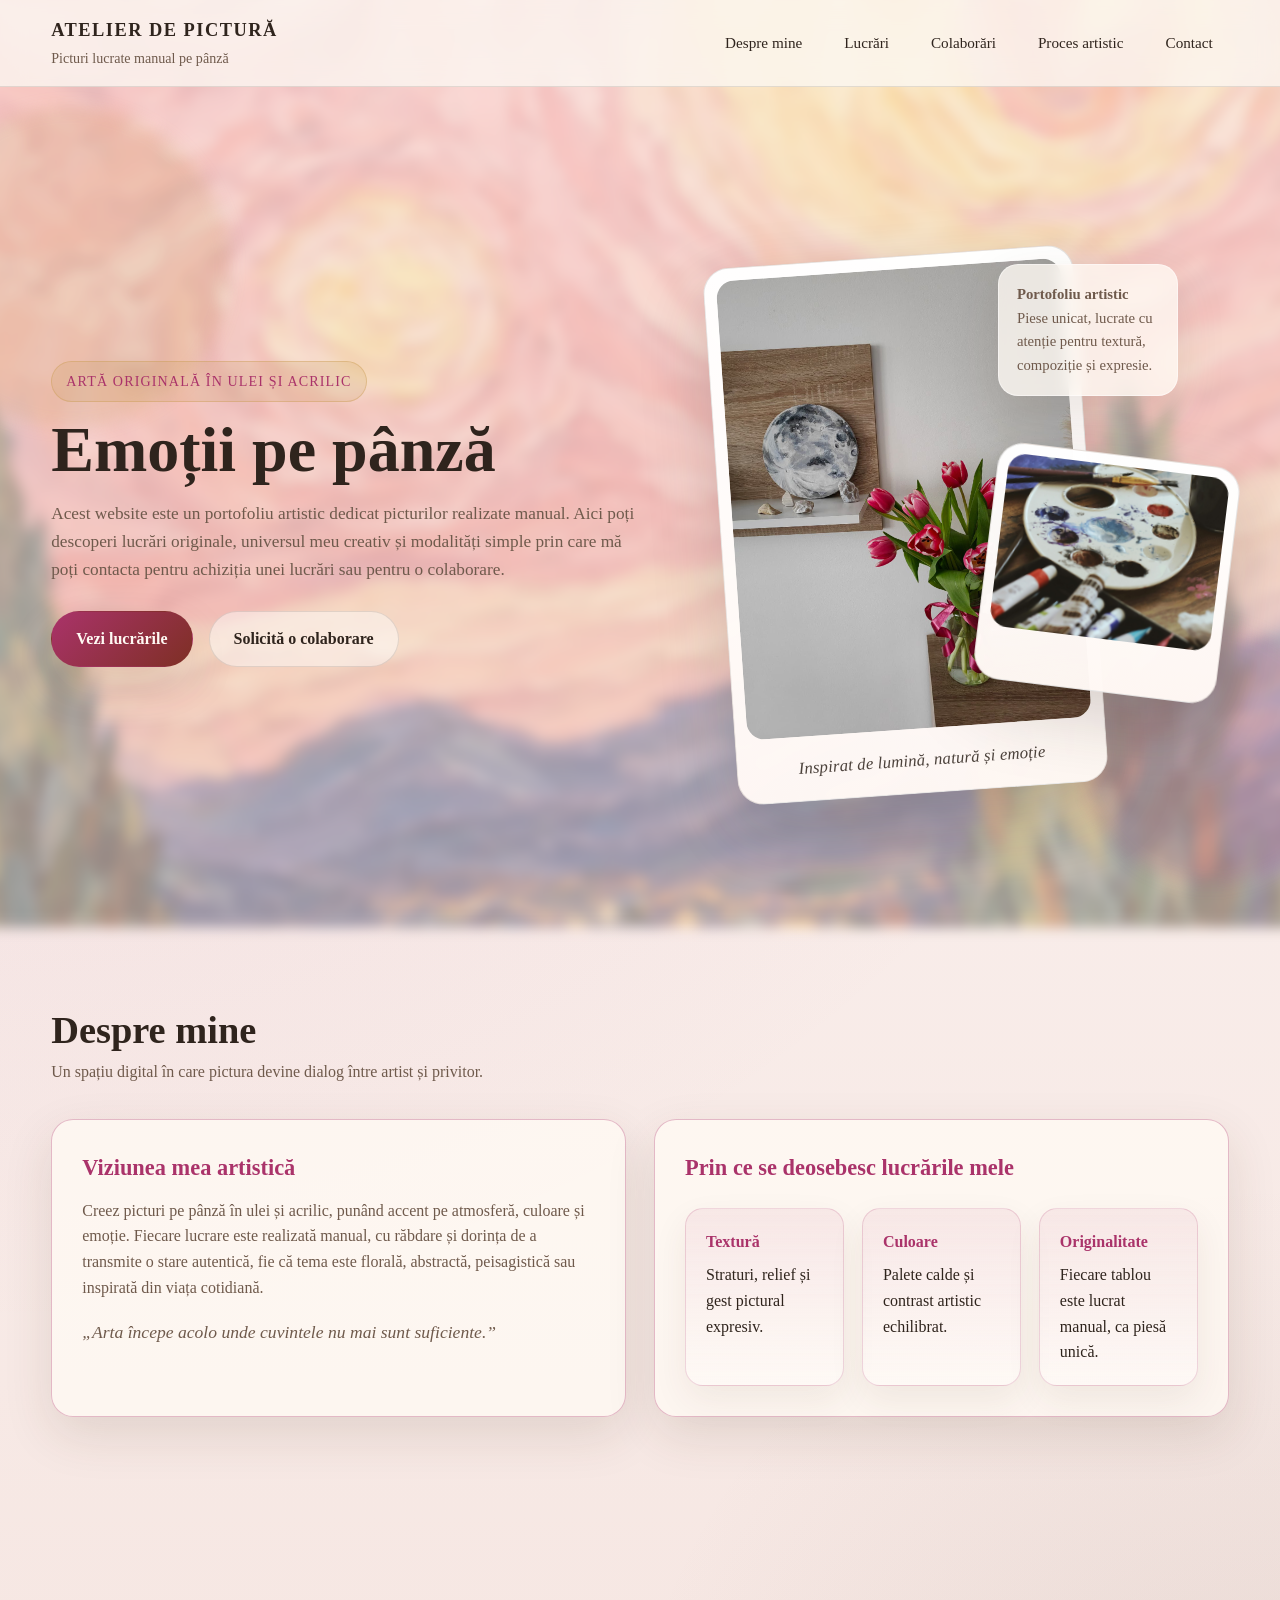
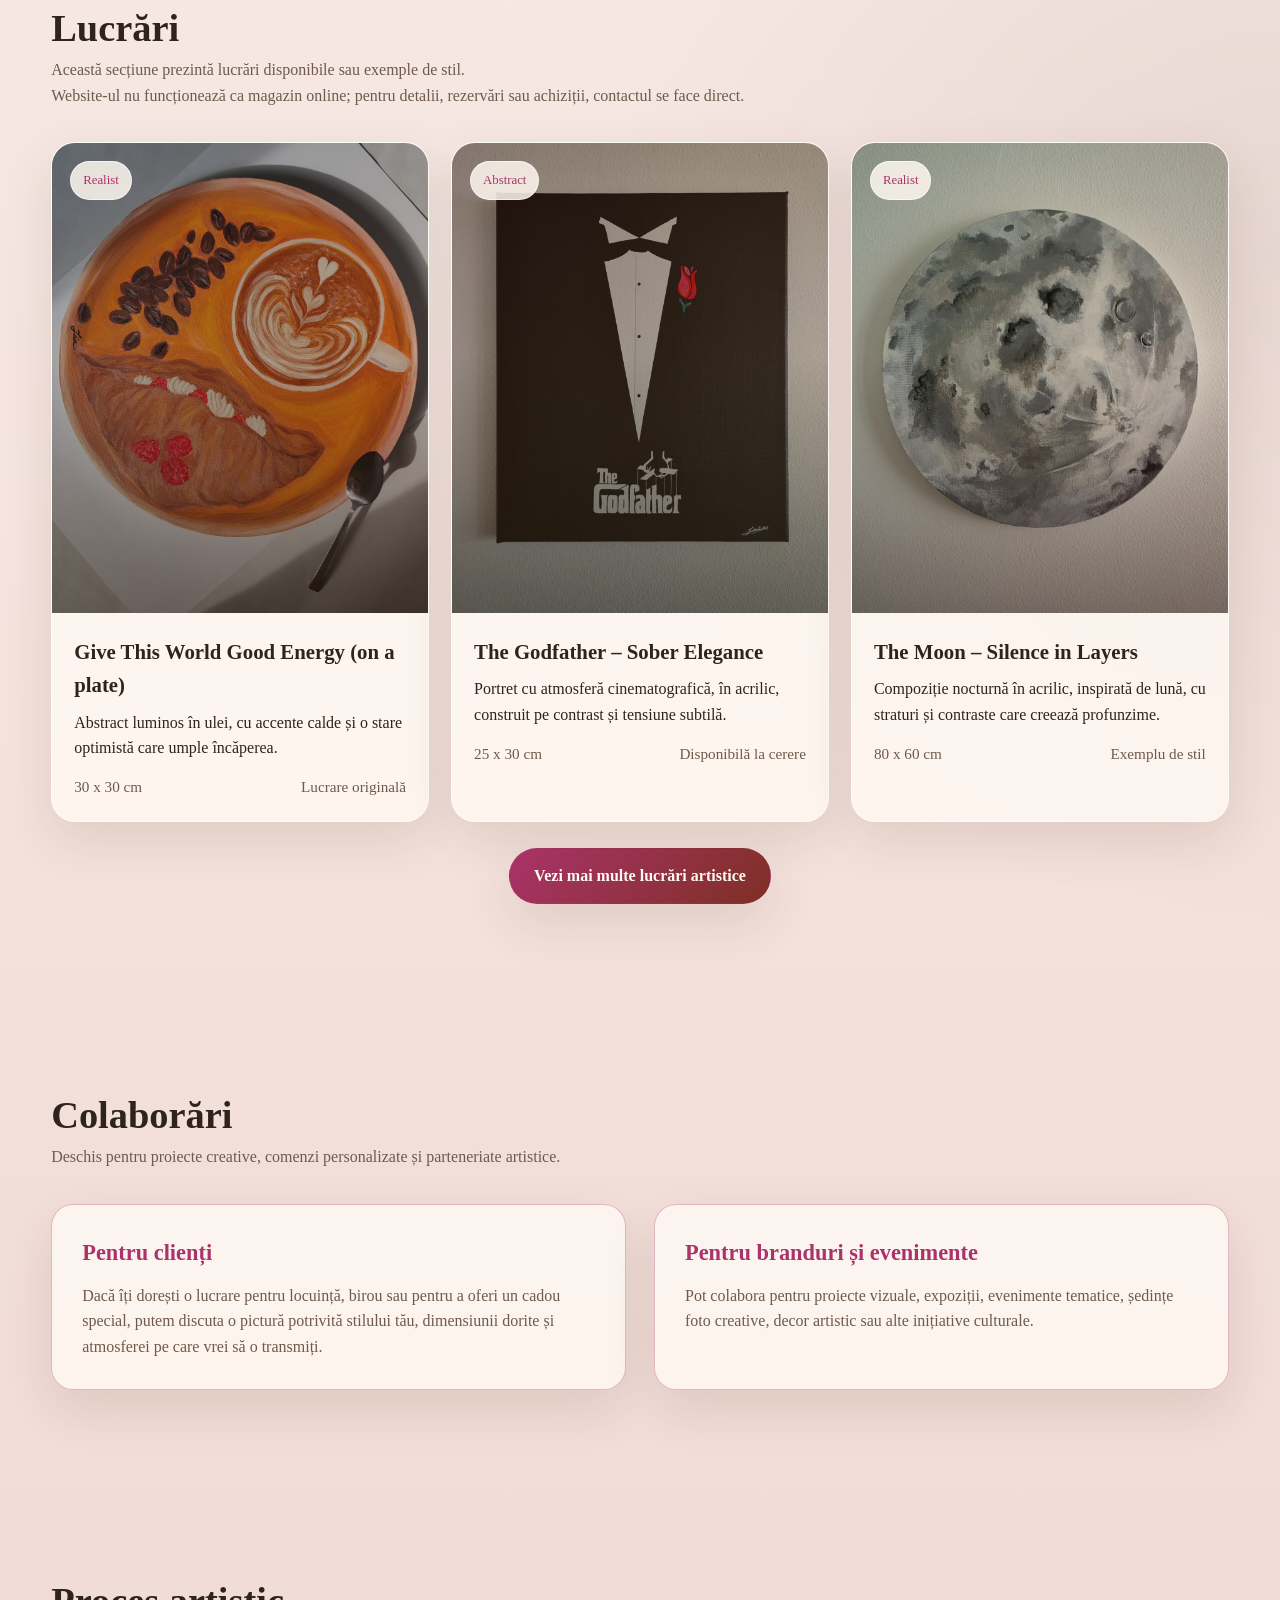
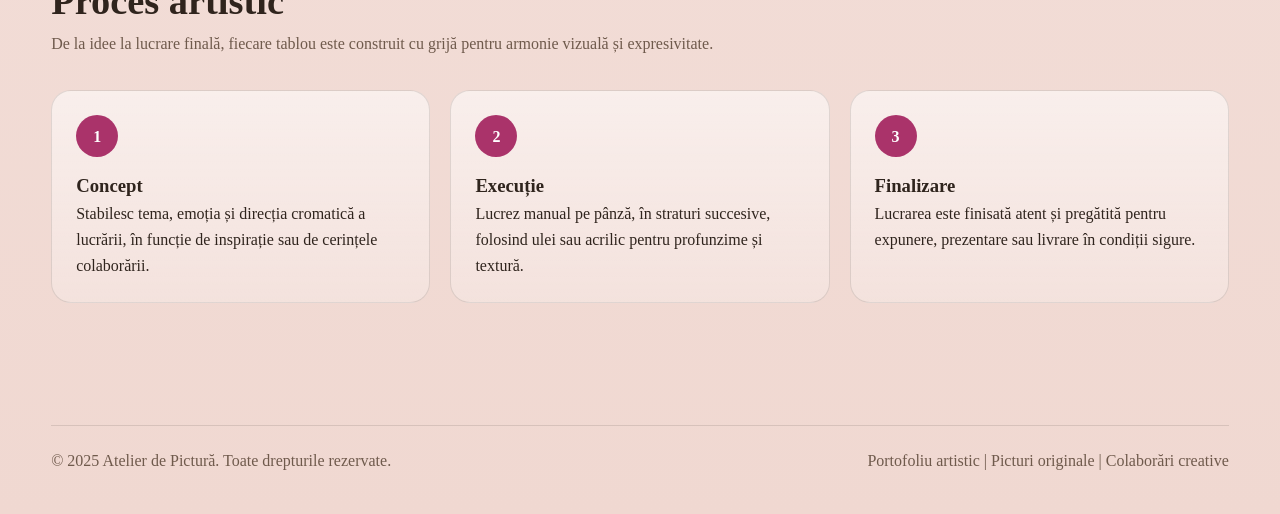
<file: atelier-picturi-site/index.html>
<!DOCTYPE html>
<html lang="ro">
<head>
  <meta charset="UTF-8" />
  <meta name="viewport" content="width=device-width, initial-scale=1.0" />
  <meta name="description" content="Portofoliu artistic pentru expunerea picturilor lucrate manual pe pânză în ulei și acrilice." />
  <meta name="keywords" content="picturi, artă, pânză, ulei, acrilic, portofoliu artistic, colaborare" />
  <meta name="author" content="Artist" />
  <title>Atelier de Pictură</title>
  <link rel="icon" href="favicon.svg?v=20260323-5" type="image/svg+xml" />
  <link rel="stylesheet" href="style.css?v=20260323-3" />
</head>
<body>
  <header class="topbar">
    <div class="container">
      <a href="#acasa" class="brand" aria-label="Mergi la începutul paginii">
        <strong>Atelier de Pictură</strong>
        <span>Picturi lucrate manual pe pânză</span>
      </a>

      <nav aria-label="Meniul principal">
        <ul class="menu">
          <li><a href="#despre">Despre mine</a></li>
          <li><a href="produse.html">Lucrări</a></li>
          <li><a href="#colaborari">Colaborări</a></li>
          <li><a href="#proces">Proces artistic</a></li>
          <li><a href="contact.html">Contact</a></li>
        </ul>
      </nav>
    </div>
  </header>

  <main>
    <section class="hero" id="acasa">
      <div class="container hero-grid">
        <div>
          <span class="eyebrow">Artă originală în ulei și acrilic</span>
          <h1>Emoții pe pânză</h1>
          <p>
            Acest website este un portofoliu artistic dedicat picturilor realizate manual. Aici poți descoperi lucrări originale,
            universul meu creativ și modalități simple prin care mă poți contacta pentru achiziția unei lucrări sau pentru o colaborare.
          </p>
          <div class="hero-actions">
            <a href="produse.html" class="btn btn-primary">Vezi lucrările</a>
            <a href="contact.html" class="btn btn-secondary">Solicită o colaborare</a>
          </div>
        </div>

        <div class="hero-art" aria-hidden="true">
          <div class="frame frame-main">
            <img src="images/Wallpaper1.jpeg" alt="Lucrare artistică – imagine de prezentare" />
            <div class="frame-caption">Inspirat de lumină, natură și emoție</div>
          </div>
          <div class="mini-card">
            <p><strong>Portofoliu artistic</strong><br />Piese unicat, lucrate cu atenție pentru textură, compoziție și expresie.</p>
          </div>
          <div class="frame frame-secondary">
            <img src="images/Wallpaper2.jpg" alt="Detaliu de atelier – pensule și culori" />
          </div>
        </div>
      </div>
    </section>

    <section id="despre">
      <div class="container">
        <div class="section-title">
          <div>
            <h2>Despre mine</h2>
            <p>Un spațiu digital în care pictura devine dialog între artist și privitor.</p>
          </div>
        </div>

        <div class="about-grid">
          <article class="card card-brown-frame">
            <h3> Viziunea mea artistică </h3>
            <p>
              Creez picturi pe pânză în ulei și acrilic, punând accent pe atmosferă, culoare și emoție. Fiecare lucrare este realizată manual,
              cu răbdare și dorința de a transmite o stare autentică, fie că tema este florală, abstractă, peisagistică sau inspirată din viața cotidiană.
            </p>
            <p class="signature">„Arta începe acolo unde cuvintele nu mai sunt suficiente.”</p>
          </article>

          <article class="card card-brown-frame">
            <h3> Prin ce se deosebesc lucrările mele </h3>
            <div class="values">
              <div class="value-box">
                <strong>Textură</strong>
                Straturi, relief și gest pictural expresiv.
              </div>
              <div class="value-box">
                <strong>Culoare</strong>
                Palete calde și contrast artistic echilibrat.
              </div>
              <div class="value-box">
                <strong>Originalitate</strong>
                Fiecare tablou este lucrat manual, ca piesă unică.
              </div>
            </div>
          </article>

        </div>
      </div>
    </section>

    <section id="produse">
      <div class="container">
        <div class="section-title">
          <div>
            <h2>Lucrări</h2>
            <p>
              Această secțiune prezintă lucrări disponibile sau exemple de stil.<br />
              <span class="nowrap">Website-ul nu funcționează ca magazin online; pentru detalii, rezervări sau achiziții, contactul se face direct.</span>
            </p>
          </div>
        </div>

        <div class="gallery-grid">
          <a class="painting painting-link" href="produs.html?id=ecouri-de-albastru" aria-label="Detalii: Give This World Good Energy (on a plate)">
            <div class="painting-image painting-image-1">
              <span class="tag">Realist</span>
            </div>
            <div class="painting-content">
              <h3>Give This World Good Energy (on a plate)</h3>
              <p>Abstract luminos în ulei, cu accente calde și o stare optimistă care umple încăperea.</p>
              <div class="painting-meta">
                <span>30 x 30 cm</span>
                <span>Lucrare originală</span>
              </div>
            </div>
          </a>

          <a class="painting painting-link" href="produs.html?id=gradina-de-lumina" aria-label="Detalii: The Godfather – Sober Elegance">
            <div class="painting-image painting-image-2">
              <span class="tag">Abstract</span>
            </div>
            <div class="painting-content">
              <h3>The Godfather – Sober Elegance</h3>
              <p>Portret cu atmosferă cinematografică, în acrilic, construit pe contrast și tensiune subtilă.</p>
              <div class="painting-meta">
                <span>25 x 30 cm</span>
                <span>Disponibilă la cerere</span>
              </div>
            </div>
          </a>

          <a class="painting painting-link" href="produs.html?id=fragment-interior" aria-label="Detalii: The Moon – Silence in Layers">
            <div class="painting-image painting-image-3">
              <span class="tag">Realist</span>
            </div>
            <div class="painting-content">
              <h3>The Moon – Silence in Layers</h3>
              <p>Compoziție nocturnă în acrilic, inspirată de lună, cu straturi și contraste care creează profunzime.</p>
              <div class="painting-meta">
                <span>80 x 60 cm</span>
                <span>Exemplu de stil</span>
              </div>
            </div>
          </a>
        </div>

        <div class="section-actions">
          <a href="produse.html" class="btn btn-primary">Vezi mai multe lucrări artistice</a>
        </div>
      </div>
    </section>

    <section id="colaborari">
      <div class="container">
        <div class="section-title">
          <div>
            <h2>Colaborări</h2>
            <p>Deschis pentru proiecte creative, comenzi personalizate și parteneriate artistice.</p>
          </div>
        </div>

        <div class="collab-grid">
          <article class="card card-brown-frame">
            <h3>Pentru clienți</h3>
            <p>
              Dacă îți dorești o lucrare pentru locuință, birou sau pentru a oferi un cadou special, putem discuta o pictură potrivită stilului tău,
              dimensiunii dorite și atmosferei pe care vrei să o transmiți.
            </p>
          </article>

          <article class="card card-brown-frame">
            <h3>Pentru branduri și evenimente</h3>
            <p>
              Pot colabora pentru proiecte vizuale, expoziții, evenimente tematice, ședințe foto creative, decor artistic sau alte inițiative culturale.
            </p>
          </article>
        </div>
      </div>
    </section>

    <section id="proces">
      <div class="container">
        <div class="section-title">
          <div>
            <h2>Proces artistic</h2>
            <p><span class="nowrap">De la idee la lucrare finală, fiecare tablou este construit cu grijă pentru armonie vizuală și expresivitate.</span></p>
          </div>
        </div>

        <div class="steps">
          <article class="step">
            <span>1</span>
            <h3>Concept</h3>
            <p>Stabilesc tema, emoția și direcția cromatică a lucrării, în funcție de inspirație sau de cerințele colaborării.</p>
          </article>

          <article class="step">
            <span>2</span>
            <h3>Execuție</h3>
            <p>Lucrez manual pe pânză, în straturi succesive, folosind ulei sau acrilic pentru profunzime și textură.</p>
          </article>

          <article class="step">
            <span>3</span>
            <h3>Finalizare</h3>
            <p>Lucrarea este finisată atent și pregătită pentru expunere, prezentare sau livrare în condiții sigure.</p>
          </article>
        </div>
      </div>
    </section>

    <!-- Contactul a fost mutat în contact.html -->
  </main>

  <footer class="footer">
    <div class="container">
      <p>&copy; 2025 Atelier de Pictură. Toate drepturile rezervate.</p>
      <p>Portofoliu artistic | Picturi originale | Colaborări creative</p>
    </div>
  </footer>
</body>
</html>
</file>
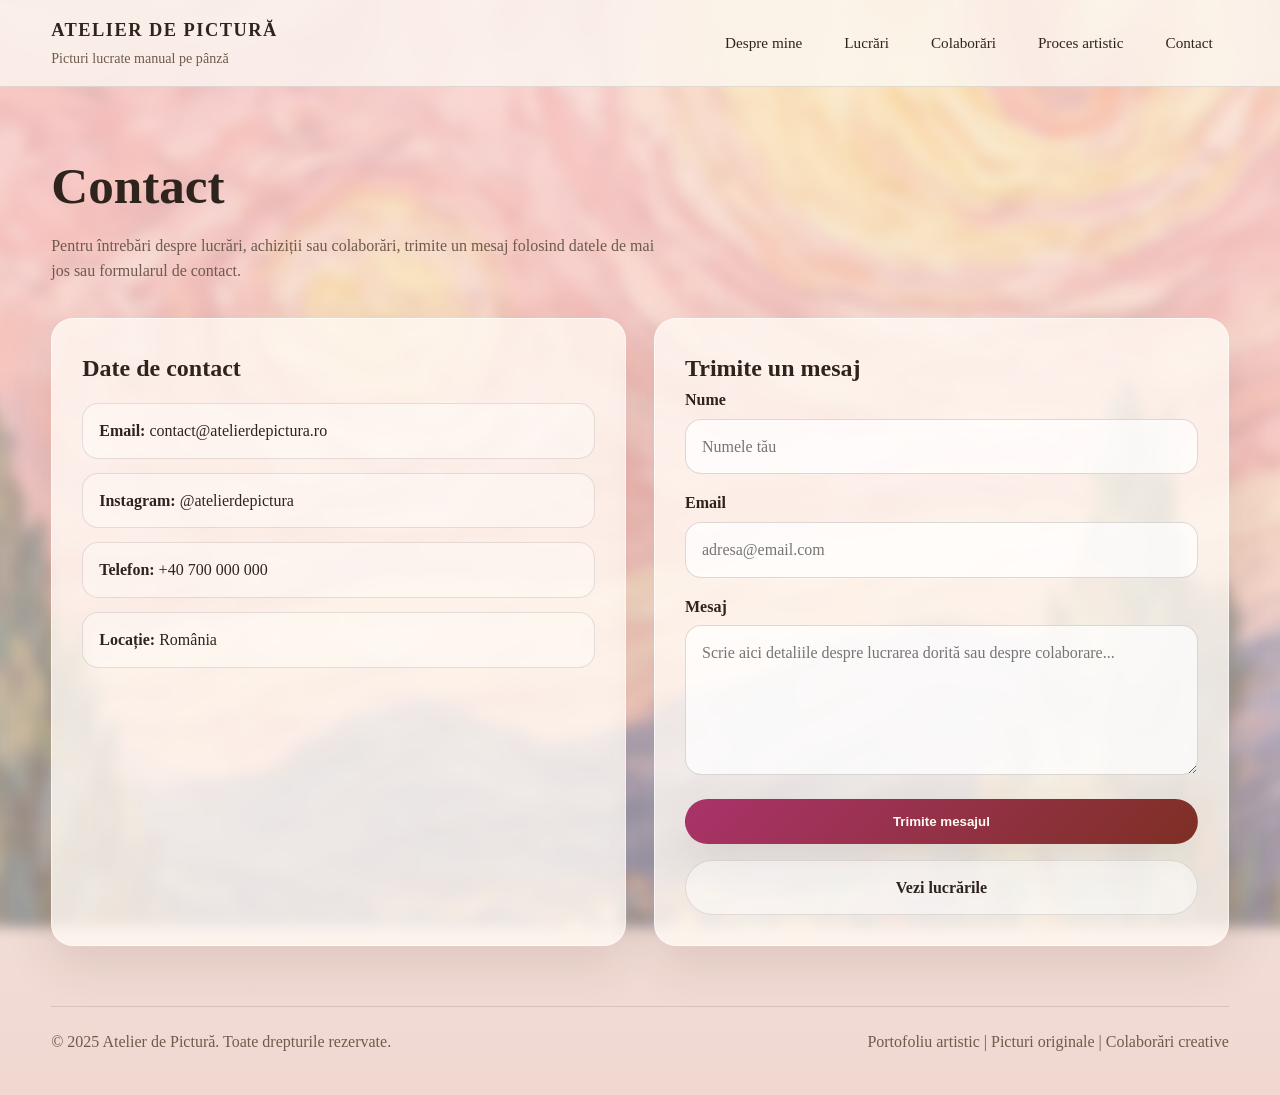
<file: atelier-picturi-site/contact.html>
<!DOCTYPE html>
<html lang="ro">
<head>
  <meta charset="UTF-8" />
  <meta name="viewport" content="width=device-width, initial-scale=1.0" />
  <meta name="description" content="Contactează Atelier de Pictură pentru detalii despre lucrări, achiziții sau colaborări." />
  <meta name="keywords" content="contact, pictură, artă, pânză, ulei, acrilic, portofoliu artistic" />
  <meta name="author" content="Artist" />
  <title>Atelier de Pictură</title>
  <link rel="icon" href="favicon.svg?v=20260323-5" type="image/svg+xml" />
  <link rel="stylesheet" href="style.css?v=20260323-3" />
</head>
<body class="product-page">
  <header class="topbar">
    <div class="container">
      <a href="index.html#acasa" class="brand" aria-label="Mergi la pagina principală">
        <strong>Atelier de Pictură</strong>
        <span>Picturi lucrate manual pe pânză</span>
      </a>

      <nav aria-label="Meniul principal">
        <ul class="menu">
          <li><a href="index.html#despre">Despre mine</a></li>
          <li><a href="produse.html">Lucrări</a></li>
          <li><a href="index.html#colaborari">Colaborări</a></li>
          <li><a href="index.html#proces">Proces artistic</a></li>
          <li><a href="contact.html" aria-current="page">Contact</a></li>
        </ul>
      </nav>
    </div>
  </header>

  <main>
    <section class="product-hero">
      <div class="container">
        <div class="section-title">
          <div>
            <h1>Contact</h1>
            <p>Pentru întrebări despre lucrări, achiziții sau colaborări, trimite un mesaj folosind datele de mai jos sau formularul de contact.</p>
          </div>
        </div>

        <div class="contact-grid">
          <article class="card">
            <h2>Date de contact</h2>
            <div class="contact-list">
              <div class="contact-item"><strong>Email:</strong> contact@atelierdepictura.ro</div>
              <div class="contact-item"><strong>Instagram:</strong> @atelierdepictura</div>
              <div class="contact-item"><strong>Telefon:</strong> +40 700 000 000</div>
              <div class="contact-item"><strong>Locație:</strong> România</div>
            </div>
          </article>

          <article class="card">
            <h2>Trimite un mesaj</h2>
            <form>
              <div>
                <label for="nume">Nume</label>
                <input type="text" id="nume" name="nume" placeholder="Numele tău" required />
              </div>

              <div>
                <label for="email">Email</label>
                <input type="email" id="email" name="email" placeholder="adresa@email.com" required />
              </div>

              <div>
                <label for="mesaj">Mesaj</label>
                <textarea id="mesaj" name="mesaj" placeholder="Scrie aici detaliile despre lucrarea dorită sau despre colaborare..." required></textarea>
              </div>

              <button type="submit" class="btn btn-primary">Trimite mesajul</button>
              <a href="produse.html" class="btn btn-secondary">Vezi lucrările</a>
            </form>
          </article>
        </div>
      </div>
    </section>
  </main>

  <footer class="footer">
    <div class="container">
      <p>&copy; 2025 Atelier de Pictură. Toate drepturile rezervate.</p>
      <p>Portofoliu artistic | Picturi originale | Colaborări creative</p>
    </div>
  </footer>
</body>
</html>
</file>
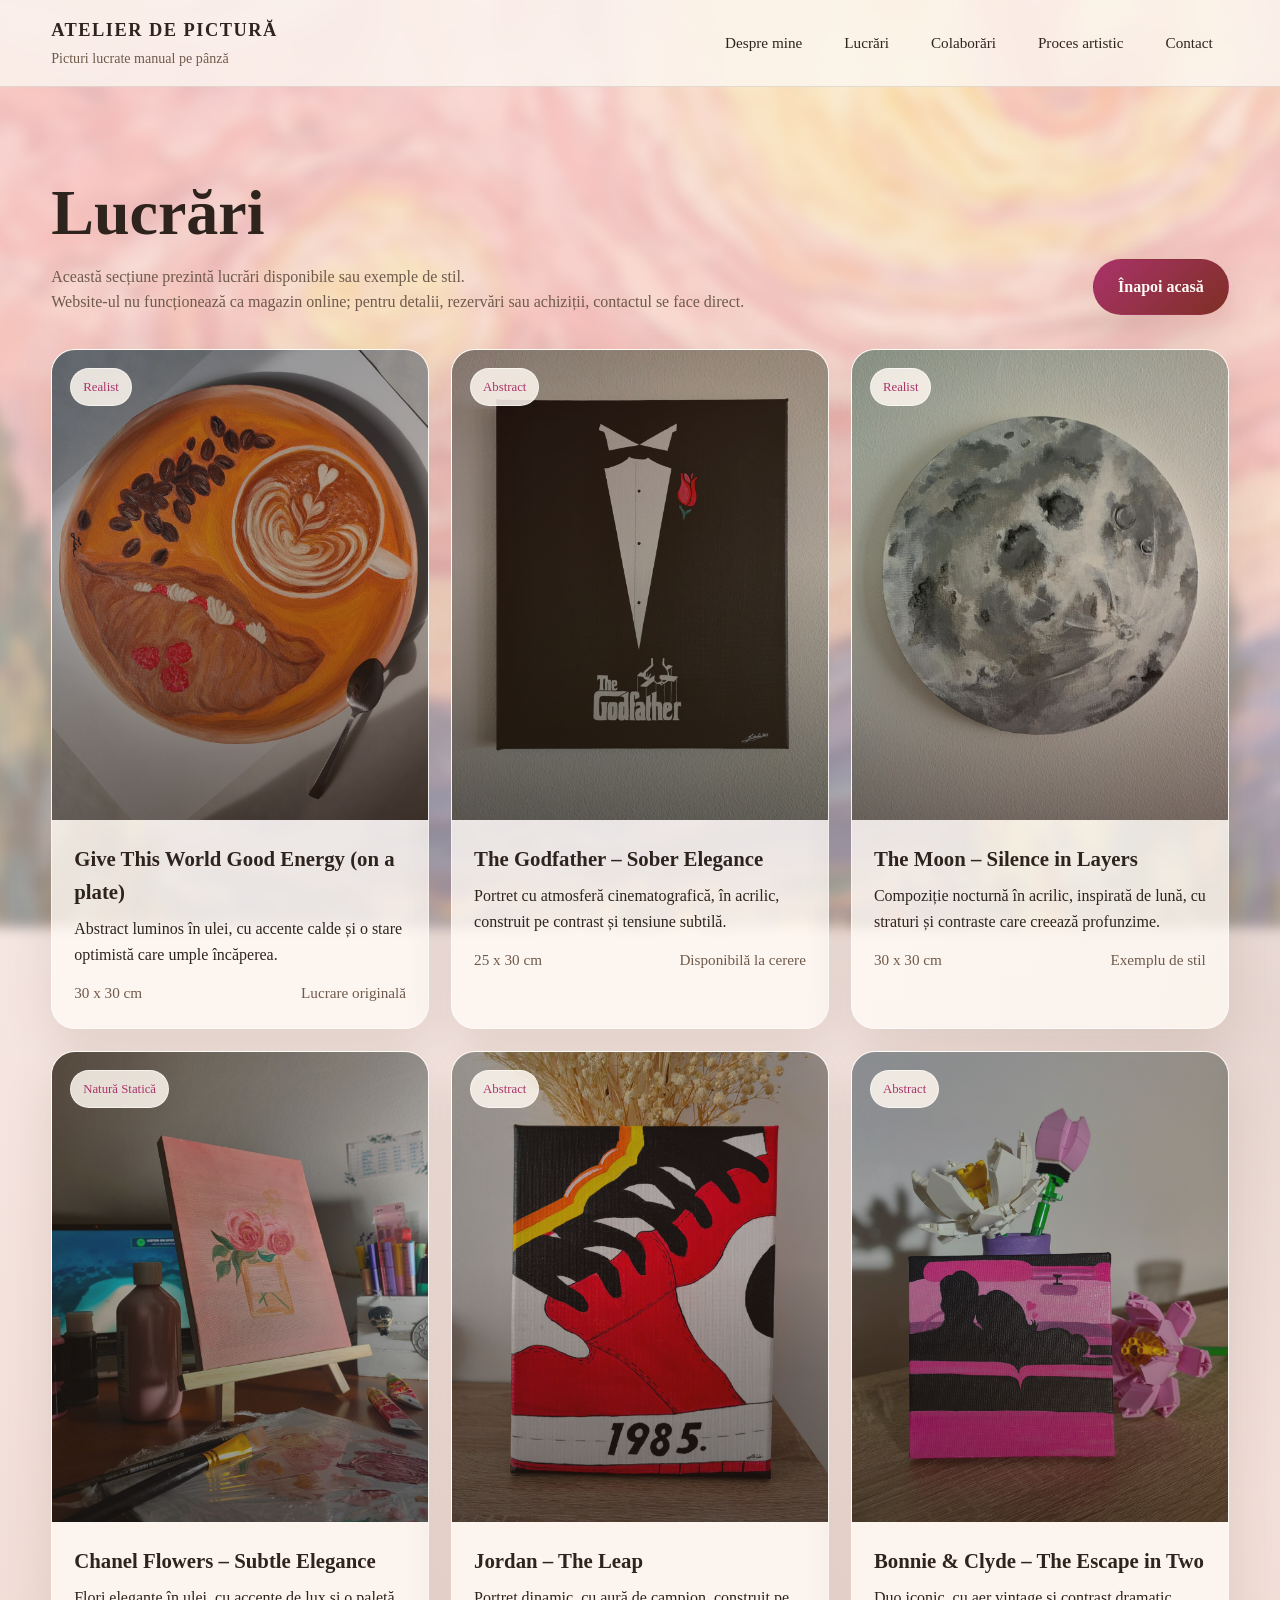
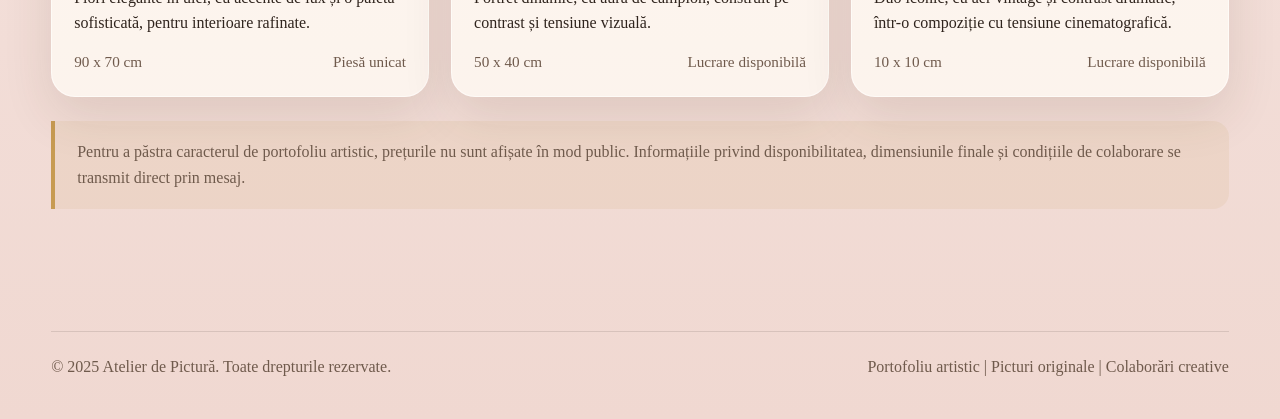
<file: atelier-picturi-site/produse.html>
<!DOCTYPE html>
<html lang="ro">
<head>
  <meta charset="UTF-8" />
  <meta name="viewport" content="width=device-width, initial-scale=1.0" />
  <meta name="description" content="Toate lucrările din portofoliul Atelier de Pictură." />
  <meta name="keywords" content="lucrări, pictură, artă, pânză, ulei, acrilic, portofoliu artistic" />
  <meta name="author" content="Artist" />
  <title>Atelier de Pictură</title>
  <link rel="icon" href="favicon.svg?v=20260323-5" type="image/svg+xml" />
  <link rel="stylesheet" href="style.css?v=20260323-3" />
</head>
<body>
  <header class="topbar">
    <div class="container">
      <a href="index.html#acasa" class="brand" aria-label="Mergi la pagina principală">
        <strong>Atelier de Pictură</strong>
        <span>Picturi lucrate manual pe pânză</span>
      </a>

      <nav aria-label="Meniul principal">
        <ul class="menu">
          <li><a href="index.html#despre">Despre mine</a></li>
          <li><a href="produse.html" aria-current="page">Lucrări</a></li>
          <li><a href="index.html#colaborari">Colaborări</a></li>
          <li><a href="index.html#proces">Proces artistic</a></li>
          <li><a href="contact.html">Contact</a></li>
        </ul>
      </nav>
    </div>
  </header>

  <main>
    <section>
      <div class="container">
        <div class="section-title">
          <div>
            <h1>Lucrări</h1>
            <p>
              Această secțiune prezintă lucrări disponibile sau exemple de stil.<br />
              <span class="nowrap">Website-ul nu funcționează ca magazin online; pentru detalii, rezervări sau achiziții, contactul se face direct.</span>
            </p>
          </div>
          <a href="index.html#acasa" class="btn btn-primary">Înapoi acasă</a>
        </div>

        <div class="gallery-grid">
          <a class="painting painting-link" href="produs.html?id=ecouri-de-albastru" aria-label="Detalii: Give This World Good Energy (on a plate)">
            <div class="painting-image painting-image-1">
              <span class="tag">Realist</span>
            </div>
            <div class="painting-content">
              <h3>Give This World Good Energy (on a plate)</h3>
              <p>Abstract luminos în ulei, cu accente calde și o stare optimistă care umple încăperea.</p>
              <div class="painting-meta">
                <span>30 x 30 cm</span>
                <span>Lucrare originală</span>
              </div>
            </div>
          </a>

          <a class="painting painting-link" href="produs.html?id=gradina-de-lumina" aria-label="Detalii: The Godfather – Sober Elegance">
            <div class="painting-image painting-image-2">
              <span class="tag">Abstract</span>
            </div>
            <div class="painting-content">
              <h3>The Godfather – Sober Elegance</h3>
              <p>Portret cu atmosferă cinematografică, în acrilic, construit pe contrast și tensiune subtilă.</p>
              <div class="painting-meta">
                <span>25 x 30 cm</span>
                <span>Disponibilă la cerere</span>
              </div>
            </div>
          </a>

          <a class="painting painting-link" href="produs.html?id=fragment-interior" aria-label="Detalii: The Moon – Silence in Layers">
            <div class="painting-image painting-image-3">
              <span class="tag">Realist</span>
            </div>
            <div class="painting-content">
              <h3>The Moon – Silence in Layers</h3>
              <p>Compoziție nocturnă în acrilic, inspirată de lună, cu straturi și contraste care creează profunzime.</p>
              <div class="painting-meta">
                <span>30 x 30 cm</span>
                <span>Exemplu de stil</span>
              </div>
            </div>
          </a>

          <a class="painting painting-link" href="produs.html?id=tacerea-campului" aria-label="Detalii: Chanel Flowers – Subtle Elegance">
            <div class="painting-image painting-image-4">
              <span class="tag">Natură Statică</span>
            </div>
            <div class="painting-content">
              <h3>Chanel Flowers – Subtle Elegance</h3>
              <p>Flori elegante în ulei, cu accente de lux și o paletă sofisticată, pentru interioare rafinate.</p>
              <div class="painting-meta">
                <span>90 x 70 cm</span>
                <span>Piesă unicat</span>
              </div>
            </div>
          </a>

          <a class="painting painting-link" href="produs.html?id=jordan" aria-label="Detalii: Jordan – The Leap">
            <div class="painting-image painting-image-5">
              <span class="tag">Abstract</span>
            </div>
            <div class="painting-content">
              <h3>Jordan – The Leap</h3>
              <p>Portret dinamic, cu aură de campion, construit pe contrast și tensiune vizuală.</p>
              <div class="painting-meta">
                <span>50 x 40 cm</span>
                <span>Lucrare disponibilă</span>
              </div>
            </div>
          </a>

          <a class="painting painting-link" href="produs.html?id=bonnie-and-clyde" aria-label="Detalii: Bonnie &amp; Clyde – The Escape in Two">
            <div class="painting-image painting-image-6">
              <span class="tag">Abstract</span>
            </div>
            <div class="painting-content">
              <h3>Bonnie &amp; Clyde – The Escape in Two</h3>
              <p>Duo iconic, cu aer vintage și contrast dramatic, într-o compoziție cu tensiune cinematografică.</p>
              <div class="painting-meta">
                <span>10 x 10 cm</span>
                <span>Lucrare disponibilă</span>
              </div>
            </div>
          </a>
        </div>

        <p class="note">
          Pentru a păstra caracterul de portofoliu artistic, prețurile nu sunt afișate în mod public. Informațiile privind disponibilitatea,
          dimensiunile finale și condițiile de colaborare se transmit direct prin mesaj.
        </p>
      </div>
    </section>
  </main>

  <footer class="footer">
    <div class="container">
      <p>&copy; 2025 Atelier de Pictură. Toate drepturile rezervate.</p>
      <p>Portofoliu artistic | Picturi originale | Colaborări creative</p>
    </div>
  </footer>
</body>
</html>
</file>
<file: atelier-picturi-site/style.css>
:root {
  --bg: #f0d8d1;
  --bg-soft: #e6c3bb;
  --card: rgba(255, 250, 244, 0.78);
  --text: #2f241d;
  --muted: #6f5a4c;
  --accent: #AA336A;
  --accent-2: #315c4b;
  --gold: #c79b52;
  --line: rgba(47, 36, 29, 0.12);
  --shadow: 0 18px 50px rgba(73, 48, 27, 0.12);
  --radius: 22px;
  --max: 1200px;
}

* {
  margin: 0;
  padding: 0;
  box-sizing: border-box;
}

html {
  scroll-behavior: smooth;
}

body {
  font-family: Georgia, "Times New Roman", serif;
  color: var(--text);
  position: relative;
  isolation: isolate;
  background:
    radial-gradient(circle at top left, rgba(170, 51, 106, 0.12), transparent 34%),
    radial-gradient(circle at right, rgba(111, 90, 76, 0.11), transparent 30%),
    linear-gradient(180deg, #fbf3f1 0%, var(--bg) 100%);
  line-height: 1.6;
}

body::before {
  content: "";
  position: fixed;
  inset: 0;
  z-index: -1;
  background:
    linear-gradient(180deg, rgba(251, 243, 241, 0.62), rgba(240, 216, 209, 0.62)),
    url("images/Fundal.jpeg");
  background-size: cover;
  background-position: center;
  filter: blur(6px);
  transform: scale(1.06);
}

img {
  max-width: 100%;
  display: block;
  border-radius: 18px;
}

a {
  text-decoration: none;
  color: inherit;
}

ul {
  list-style: none;
}

.nowrap {
  white-space: nowrap;
}

.container {
  width: min(92%, var(--max));
  margin: 0 auto;
}

.topbar {
  position: sticky;
  top: 0;
  z-index: 50;
  backdrop-filter: blur(12px);
  background: rgba(252, 248, 242, 0.78);
  border-bottom: 1px solid var(--line);
}

.topbar .container {
  display: flex;
  align-items: center;
  justify-content: space-between;
  gap: 24px;
  padding: 16px 0;
}

.brand {
  display: flex;
  flex-direction: column;
  gap: 2px;
}

.brand strong {
  font-size: 1.15rem;
  letter-spacing: 0.08em;
  text-transform: uppercase;
}

.brand span {
  font-size: 0.88rem;
  color: var(--muted);
}

.menu {
  display: flex;
  align-items: center;
  gap: 10px;
  flex-wrap: wrap;
  justify-content: flex-end;
}

.menu a {
  padding: 10px 16px;
  border-radius: 999px;
  transition: 0.3s ease;
  font-size: 0.95rem;
}

.menu a:hover,
.menu a:focus {
  background: rgba(170, 51, 106, 0.1);
  color: var(--accent);
  outline: none;
}

.hero {
  min-height: 92vh;
  display: flex;
  align-items: center;
  padding: 56px 0 30px;
  position: relative;
  overflow: hidden;
}

.hero::before,
.hero::after {
  content: "";
  position: absolute;
  border-radius: 50%;
  filter: blur(8px);
  z-index: -1;
}

.hero::before {
  width: 320px;
  height: 320px;
  background: rgba(199, 155, 82, 0.18);
  top: 20px;
  left: -90px;
}

.hero::after {
  width: 260px;
  height: 260px;
  background: rgba(170, 51, 106, 0.13);
  bottom: 30px;
  right: -60px;
}

.hero-grid {
  display: grid;
  grid-template-columns: 1.1fr 0.9fr;
  align-items: center;
  gap: 48px;
}

.eyebrow {
  display: inline-block;
  margin-bottom: 18px;
  padding: 8px 14px;
  background: rgba(199, 155, 82, 0.18);
  color: var(--accent);
  border: 1px solid rgba(199, 155, 82, 0.4);
  border-radius: 999px;
  font-size: 0.88rem;
  letter-spacing: 0.08em;
  text-transform: uppercase;
}

h1 {
  font-size: clamp(2.6rem, 5vw, 5.3rem);
  line-height: 0.95;
  margin-bottom: 20px;
}

.hero p {
  max-width: 600px;
  color: var(--muted);
  font-size: 1.08rem;
  margin-bottom: 28px;
}

.hero-actions {
  display: flex;
  gap: 16px;
  flex-wrap: wrap;
}

.section-actions {
  display: flex;
  justify-content: center;
  margin-top: 26px;
}

.btn {
  display: inline-flex;
  align-items: center;
  justify-content: center;
  padding: 14px 24px;
  border-radius: 999px;
  border: 1px solid transparent;
  transition: 0.3s ease;
  font-weight: bold;
  cursor: pointer;
}

.btn-primary {
  background: linear-gradient(135deg, var(--accent), #7e2f24);
  color: #fffaf4;
  box-shadow: var(--shadow);
}

.btn-primary:hover {
  transform: translateY(-2px);
}

.btn-secondary {
  border-color: var(--line);
  background: rgba(255, 255, 255, 0.45);
}

.hero-art {
  position: relative;
  min-height: 540px;
}

.frame {
  position: absolute;
  background: linear-gradient(180deg, rgba(255, 255, 255, 0.98), rgba(255, 248, 244, 0.98));
  border: 1px solid rgba(47, 36, 29, 0.12);
  border-radius: 26px;
  overflow: hidden;
  box-shadow: 0 26px 70px rgba(47, 36, 29, 0.18);
}

.frame img {
  display: block;
  width: 100%;
  height: auto;
  border-radius: 18px;
}

.frame-caption {
  position: absolute;
  left: 50%;
  bottom: 22px;
  transform: translateX(-50%);
  width: calc(100% - 24px);
  text-align: center;
  font-style: italic;
  color: rgba(47, 36, 29, 0.86);
  font-size: 1.05rem;
  line-height: 1.2;
  letter-spacing: 0.01em;
}

.frame-main {
  width: 73%;
  top: 12px;
  left: 0;
  padding: 12px 12px 64px;
  transform: rotate(-4deg);
}

.frame-secondary {
  width: 48%;
  right: 0;
  bottom: 92px;
  padding: 10px 10px 52px;
  transform: rotate(7deg);
}

.mini-card {
  background: var(--card);
  border: 1px solid rgba(255,255,255,0.45);
  box-shadow: var(--shadow);
  backdrop-filter: blur(8px);
}

.mini-card {
  position: absolute;
  right: 10%;
  top: 20px;
  padding: 18px;
  border-radius: 20px;
  width: 180px;
}

.mini-card p {
  font-size: 0.92rem;
  color: var(--muted);
  margin: 0;
}

.brush {
  position: absolute;
  left: 20%;
  bottom: 10px;
  background: linear-gradient(135deg, rgba(49,92,75,0.18), rgba(199,155,82,0.18));
  border: 1px solid var(--line);
  border-radius: 999px;
  padding: 10px 18px;
  font-style: italic;
}

section {
  padding: 96px 0;
}

.section-title {
  display: flex;
  justify-content: space-between;
  gap: 20px;
  align-items: flex-end;
  margin-bottom: 34px;
}

.section-title h2 {
  font-size: clamp(2rem, 3vw, 3.2rem);
  line-height: 1;
  margin-bottom: 10px;
}

.section-title p {
  color: var(--muted);
  max-width: 620px;
}

.about-grid,
.contact-grid,
.collab-grid {
  display: grid;
  grid-template-columns: repeat(2, 1fr);
  gap: 28px;
}

.card {
  background: var(--card);
  border: 1px solid rgba(255,255,255,0.55);
  border-radius: var(--radius);
  padding: 30px;
  box-shadow: var(--shadow);
}

.card-brown-frame {
  border-color: rgba(170, 51, 106, 0.32);
}

.card-brown-frame h3 {
  color: var(--accent);
}

.card h3 {
  font-size: 1.4rem;
  margin-bottom: 12px;
}

.card p,
.card li {
  color: var(--muted);
}

.signature {
  margin-top: 18px;
  color: var(--accent);
  font-style: italic;
  font-size: 1.1rem;
}

.values {
  display: grid;
  grid-template-columns: repeat(3, 1fr);
  gap: 18px;
  margin-top: 22px;
}

.value-box {
  padding: 20px;
  border: 1px solid rgba(170, 51, 106, 0.18);
  border-radius: 18px;
  background: linear-gradient(180deg, rgba(170, 51, 106, 0.08), rgba(255, 255, 255, 0.35));
  box-shadow: 0 14px 34px rgba(73, 48, 27, 0.08);
  transition: 0.25s ease;
}

.value-box strong {
  display: block;
  margin-bottom: 8px;
  color: var(--accent);
}

.value-box:hover {
  transform: translateY(-2px);
  border-color: rgba(170, 51, 106, 0.32);
}

.gallery-grid {
  display: grid;
  grid-template-columns: repeat(3, 1fr);
  gap: 22px;
}

.painting {
  display: block;
  background: var(--card);
  border: 1px solid rgba(255,255,255,0.55);
  border-radius: 24px;
  overflow: hidden;
  box-shadow: var(--shadow);
  transition: 0.35s ease;
}

.painting-link {
  color: inherit;
}

.painting:hover {
  transform: translateY(-6px);
}

.painting:focus-visible {
  outline: 3px solid rgba(170, 51, 106, 0.35);
  outline-offset: 6px;
}

.painting-image {
  aspect-ratio: 4 / 5;
  position: relative;
  overflow: hidden;
  background-size: cover;
  background-position: center;
}

.painting-image::after {
  content: "";
  position: absolute;
  inset: 0;
  background: linear-gradient(180deg, transparent 45%, rgba(22, 14, 10, 0.45) 100%);
}

.painting-image-1 {
  background-image: linear-gradient(140deg, rgba(18,36,62,0.3), rgba(179,104,60,0.2)), url('images/GiveThisWorldGoodEnergy1.jpg');
}

.painting-image-2 {
  background-image: linear-gradient(140deg, rgba(91,35,24,0.25), rgba(221,180,95,0.2)), url('images/TheGodfather1.jpeg');
}

.painting-image-3 {
  background-image: linear-gradient(140deg, rgba(18,56,40,0.28), rgba(166,66,52,0.15)), url('images/TheMoon1.jpeg');
}

.painting-image-4 {
  background-image: linear-gradient(140deg, rgba(102,57,25,0.25), rgba(57,93,117,0.18)), url('images/ChanelFlowers1.jpeg');
}

.painting-image-5 {
  background-image: linear-gradient(140deg, rgba(50,30,28,0.25), rgba(152,93,71,0.15)), url('images/Jordan1.jpeg');
}

.painting-image-6 {
  background-image: linear-gradient(140deg, rgba(24,34,58,0.25), rgba(195,135,88,0.16)), url('images/Bonnie&Clyde1.jpeg');
}

.tag {
  position: absolute;
  left: 18px;
  top: 18px;
  z-index: 2;
  background: rgba(255, 248, 240, 0.85);
  color: var(--accent);
  padding: 8px 12px;
  border-radius: 999px;
  font-size: 0.8rem;
  border: 1px solid rgba(255,255,255,0.6);
}

.painting-content {
  padding: 22px;
}

.painting-content h3 {
  margin-bottom: 8px;
  font-size: 1.3rem;
}

.painting-meta {
  display: flex;
  justify-content: space-between;
  gap: 10px;
  margin-top: 14px;
  color: var(--muted);
  font-size: 0.95rem;
  flex-wrap: wrap;
}

.note {
  margin-top: 24px;
  padding: 18px 22px;
  border-left: 4px solid var(--gold);
  background: rgba(199, 155, 82, 0.1);
  border-radius: 0 16px 16px 0;
  color: var(--muted);
}

.steps {
  display: grid;
  grid-template-columns: repeat(3, 1fr);
  gap: 20px;
}

.step {
  padding: 24px;
  border-radius: 20px;
  background: linear-gradient(180deg, rgba(255,255,255,0.55), rgba(255,255,255,0.24));
  border: 1px solid var(--line);
}

.step span {
  display: inline-flex;
  width: 42px;
  height: 42px;
  align-items: center;
  justify-content: center;
  border-radius: 50%;
  background: var(--accent);
  color: white;
  margin-bottom: 14px;
  font-weight: bold;
}

.contact-list {
  display: grid;
  gap: 14px;
  margin-top: 16px;
}

.contact-item {
  padding: 14px 16px;
  border-radius: 16px;
  background: rgba(255,255,255,0.35);
  border: 1px solid var(--line);
}

form {
  display: grid;
  gap: 16px;
}

label {
  font-weight: bold;
  margin-bottom: 6px;
  display: inline-block;
}

input,
textarea {
  width: 100%;
  padding: 14px 16px;
  border-radius: 16px;
  border: 1px solid rgba(47, 36, 29, 0.16);
  background: rgba(255,255,255,0.72);
  font: inherit;
  color: var(--text);
}

textarea {
  min-height: 150px;
  resize: vertical;
}

input:focus,
textarea:focus {
  outline: 2px solid rgba(170, 51, 106, 0.2);
  border-color: var(--accent);
}

.footer {
  padding: 26px 0 40px;
  color: var(--muted);
}

.footer .container {
  display: flex;
  justify-content: space-between;
  gap: 16px;
  flex-wrap: wrap;
  border-top: 1px solid var(--line);
  padding-top: 22px;
}

.product-page h1 {
  font-size: clamp(2.2rem, 4vw, 3.6rem);
  line-height: 1.05;
}

.product-hero {
  padding: 72px 0 34px;
}

.product-grid {
  display: grid;
  grid-template-columns: 1fr 1fr;
  gap: 34px;
  align-items: start;
}

.product-image-wrap {
  background: var(--card);
  border: 1px solid rgba(255,255,255,0.55);
  border-radius: 28px;
  padding: 16px;
  box-shadow: var(--shadow);
}

.product-thumbs {
  display: grid;
  grid-auto-flow: column;
  grid-auto-columns: minmax(74px, 92px);
  gap: 12px;
  margin-top: 12px;
  overflow-x: auto;
  padding-bottom: 4px;
}

.product-thumb {
  border: 1px solid rgba(47, 36, 29, 0.14);
  background: rgba(255, 255, 255, 0.45);
  border-radius: 16px;
  padding: 8px;
  cursor: pointer;
  transition: 0.2s ease;
}

.product-thumb img {
  width: 100%;
  height: 72px;
  object-fit: cover;
  border-radius: 12px;
}

.product-thumb:hover,
.product-thumb:focus {
  outline: none;
  transform: translateY(-1px);
  border-color: rgba(170, 51, 106, 0.35);
}

.product-thumb.is-active {
  border-color: var(--accent);
  box-shadow: 0 10px 24px rgba(170, 51, 106, 0.12);
}

.product-info {
  padding-top: 6px;
}

.product-summary {
  color: var(--muted);
  font-size: 1.08rem;
  margin: 10px 0 6px;
  max-width: 60ch;
}

.product-specs {
  display: grid;
  grid-template-columns: repeat(3, 1fr);
  gap: 14px;
  margin: 18px 0 26px;
}

.product-spec {
  padding: 14px 16px;
  border-radius: 18px;
  background: rgba(255,255,255,0.35);
  border: 1px solid var(--line);
}

.product-spec dt {
  font-weight: bold;
  color: var(--muted);
  font-size: 0.9rem;
  margin-bottom: 4px;
}

.product-spec dd {
  margin: 0;
  font-weight: bold;
}

.product-details {
  padding-top: 24px;
}

.product-description {
  color: var(--muted);
  font-size: 1.05rem;
  margin-top: 10px;
}

.product-not-found h1 {
  margin-bottom: 10px;
}

@media (max-width: 1050px) {
  .hero-grid,
  .about-grid,
  .contact-grid,
  .collab-grid,
  .gallery-grid,
  .steps,
  .values {
    grid-template-columns: 1fr 1fr;
  }

  .hero-art {
    min-height: 460px;
  }

  .product-grid {
    grid-template-columns: 1fr;
  }

  .product-specs {
    grid-template-columns: 1fr;
  }
}

@media (max-width: 780px) {
  .nowrap {
    white-space: normal;
  }

  .topbar .container,
  .section-title,
  .footer .container {
    flex-direction: column;
    align-items: flex-start;
  }

  .menu {
    justify-content: flex-start;
  }

  .hero-grid,
  .about-grid,
  .contact-grid,
  .collab-grid,
  .gallery-grid,
  .steps,
  .values {
    grid-template-columns: 1fr;
  }

  .hero {
    min-height: auto;
  }

  .hero-art {
    min-height: 400px;
    width: 100%;
  }

  .frame-main {
    width: 72%;
  }

  .frame-secondary {
    width: 52%;
  }

  h1 {
    line-height: 1.02;
  }

  section {
    padding: 72px 0;
  }
}
</file>
